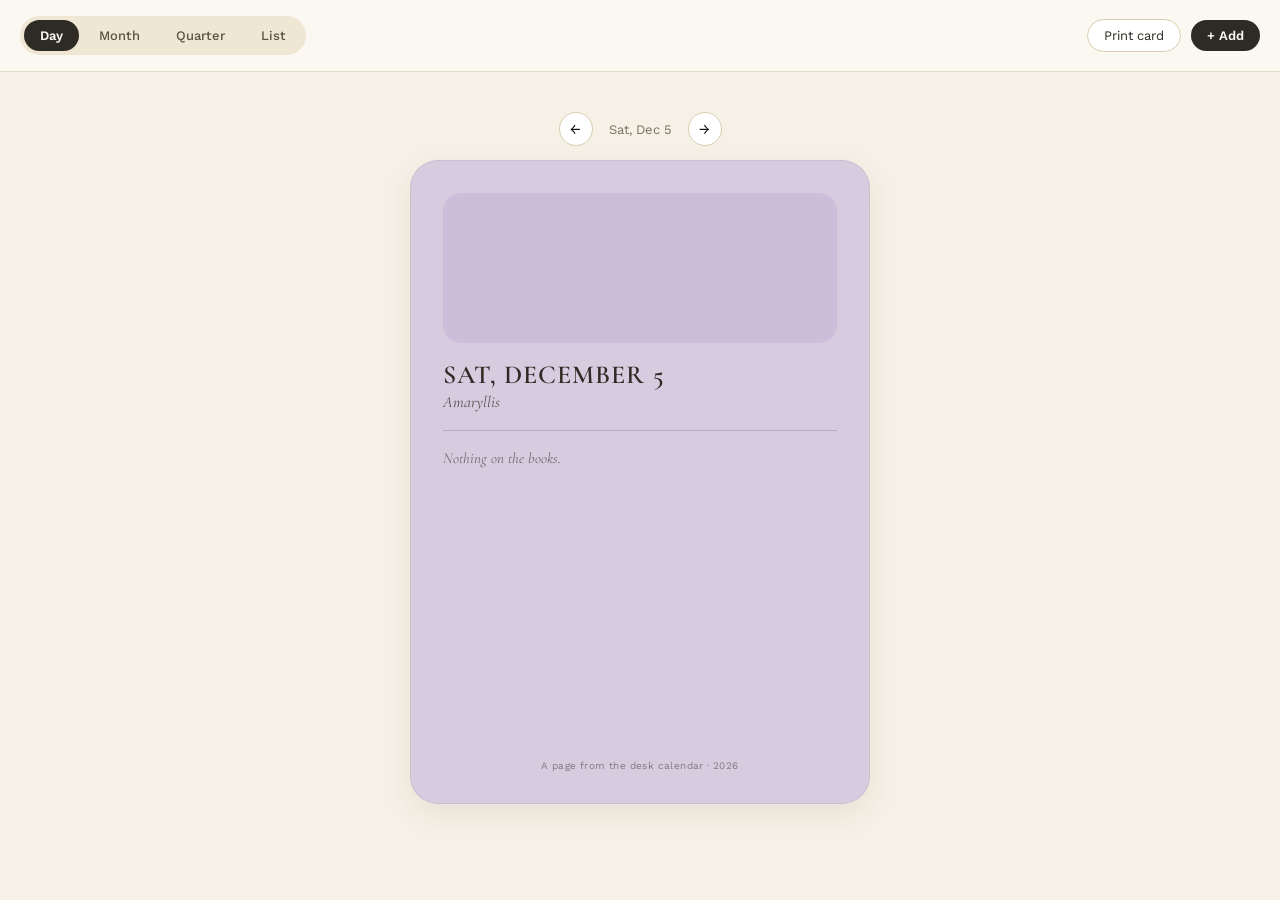
<file: calendar/index.html>
<!DOCTYPE html>
<html lang="en">
<head>
<meta charset="UTF-8">
<meta name="viewport" content="width=device-width, initial-scale=1">
<title>Calendar</title>
<link rel="preconnect" href="https://fonts.googleapis.com">
<link rel="preconnect" href="https://fonts.gstatic.com" crossorigin>
<link href="https://fonts.googleapis.com/css2?family=Cormorant+Garamond:ital,wght@0,400;0,500;0,600;0,700;1,400;1,500&family=Work+Sans:wght@400;500;600;700&display=swap" rel="stylesheet">
<link rel="stylesheet" href="styles.css">
</head>
<body>
<div id="app"></div>
<script src="app.js"></script>
</body>
</html>
</file>
<file: calendar/styles.css>
:root {
  --bg: #F5F1E6;
  --topbar-bg: #FBF8F1;
  --topbar-border: #E4DCC8;
  --tabs-bg: #EFE7D4;
  --text: #2E2A24;
  --text-muted: #7A7261;
  --text-secondary: #5A5346;
  --ghost-border: #D8CDAF;
  --danger: #C4614A;
  --event: #A85C3B;
  --task: #4B6B4E;
  --overlay: rgba(46, 42, 36, 0.4);
  --list-label: #8B7F63;
  --font-serif: 'Cormorant Garamond', serif;
  --font-sans: 'Work Sans', sans-serif;
}

* { box-sizing: border-box; }

html, body {
  margin: 0;
  padding: 0;
}

body {
  -webkit-font-smoothing: antialiased;
  min-height: 100vh;
  background: var(--bg);
  font-family: var(--font-sans);
  color: var(--text);
}

button, input {
  font-family: inherit;
}

#app {
  min-height: 100vh;
  display: flex;
  flex-direction: column;
}

/* ---------- Top chrome ---------- */

.topbar {
  display: flex;
  flex-wrap: wrap;
  gap: 14px;
  align-items: center;
  justify-content: space-between;
  padding: 16px 20px;
  background: var(--topbar-bg);
  border-bottom: 1px solid var(--topbar-border);
  position: sticky;
  top: 0;
  z-index: 20;
}

.tabs {
  display: flex;
  gap: 4px;
  background: var(--tabs-bg);
  padding: 4px;
  border-radius: 999px;
  flex-wrap: wrap;
}

.tab {
  padding: 8px 16px;
  border-radius: 999px;
  border: none;
  cursor: pointer;
  font-family: var(--font-sans);
  font-size: 13px;
  font-weight: 500;
  background: transparent;
  color: var(--text-secondary);
}

.tab.active {
  font-weight: 600;
  background: var(--text);
  color: var(--topbar-bg);
}

.topbar-actions {
  display: flex;
  gap: 10px;
  align-items: center;
  flex-wrap: wrap;
}

.btn-ghost, .btn-dark, .btn-danger {
  padding: 8px 16px;
  border-radius: 999px;
  cursor: pointer;
  font-family: var(--font-sans);
  font-size: 13px;
}

.btn-ghost {
  border: 1px solid var(--ghost-border);
  background: #fff;
  color: var(--text);
}

.btn-dark {
  border: none;
  background: var(--text);
  color: var(--topbar-bg);
  font-weight: 600;
}

.btn-danger {
  border: 1px solid var(--danger);
  background: #fff;
  color: var(--danger);
}

.type-toggle {
  display: flex;
  gap: 8px;
  margin: 10px 0;
}

.type-btn {
  padding: 6px 12px;
  border-radius: 999px;
  border: none;
  cursor: pointer;
  font-family: var(--font-sans);
  font-size: 12px;
  background: transparent;
  color: var(--text-secondary);
}

.type-btn.active {
  background: var(--text);
  color: var(--topbar-bg);
}

/* ---------- Main area ---------- */

.main {
  flex: 1;
  padding: clamp(16px, 4vw, 40px);
  display: flex;
  justify-content: center;
}

.nav-row {
  display: flex;
  align-items: center;
  justify-content: center;
  gap: 16px;
  margin-bottom: 14px;
}

.nav-label {
  font-family: var(--font-sans);
  font-size: 13px;
  color: var(--text-muted);
}

.icon-btn {
  width: 34px;
  height: 34px;
  border-radius: 50%;
  border: 1px solid var(--ghost-border);
  background: #fff;
  cursor: pointer;
  font-size: 14px;
  flex-shrink: 0;
}

.text-btn {
  width: auto;
  border-radius: 999px;
  padding: 0 14px;
}

/* ---------- Botanical card ---------- */

.card {
  border-radius: 28px;
  padding: clamp(18px, 3vw, 32px);
  border: 1px solid rgba(0, 0, 0, 0.06);
  box-shadow: 0 10px 30px rgba(60, 50, 30, 0.08);
  display: flex;
  flex-direction: column;
}

.card--day {
  min-height: 520px;
  aspect-ratio: 5 / 7;
  max-width: 520px;
  margin: 0 auto;
  width: 100%;
}

.card--month {
  min-height: 460px;
  max-width: none;
}

.card--print-month {
  aspect-ratio: 5 / 7;
  min-height: auto;
}

.illo-panel {
  border-radius: 18px;
  display: flex;
  align-items: center;
  justify-content: center;
  font-family: var(--font-sans);
  font-size: 12px;
  opacity: 0.55;
  letter-spacing: 0.05em;
}

.illo-panel--day { height: 150px; }
.illo-panel--month { height: 130px; }
.illo-panel--quarter { height: 64px; font-size: 10px; }

.title-block { margin-top: 16px; }

.card-header {
  font-family: var(--font-serif);
  font-size: clamp(20px, 4vw, 26px);
  letter-spacing: 0.04em;
  font-weight: 600;
  text-transform: uppercase;
}

.card-subtitle {
  font-family: var(--font-serif);
  font-style: italic;
  font-size: 16px;
  opacity: 0.75;
  margin-top: 2px;
}

.divider-h {
  height: 1px;
  background: rgba(0, 0, 0, 0.15);
  margin: 18px 0;
}

.divider-v {
  width: 1px;
  background: rgba(0, 0, 0, 0.15);
  align-self: stretch;
}

.card--dark .divider-h,
.card--dark .divider-v {
  background: rgba(255, 255, 255, 0.25);
}

.items-wrap {
  flex: 1;
  overflow-y: auto;
}

.item-row {
  display: flex;
  align-items: center;
  gap: 10px;
  padding: 9px 0;
  border-bottom: 1px solid rgba(0, 0, 0, 0.08);
  cursor: pointer;
  font-family: var(--font-serif);
}

.item-dot {
  display: inline-block;
  width: 8px;
  height: 8px;
  border-radius: 50%;
  flex-shrink: 0;
}

.item-time {
  font-size: 14px;
  width: 78px;
  flex-shrink: 0;
  opacity: 0.75;
}

.item-title {
  font-size: 17px;
  flex: 1;
}

.item-dur {
  font-size: 13px;
  opacity: 0.6;
  flex-shrink: 0;
}

.empty-note {
  font-family: var(--font-serif);
  font-style: italic;
  opacity: 0.6;
  font-size: 15px;
}

.credit-line {
  font-family: var(--font-sans);
  font-size: 10px;
  opacity: 0.5;
  text-align: center;
  margin-top: 14px;
  letter-spacing: 0.04em;
}

/* ---------- Month view ---------- */

.month-body {
  display: flex;
  flex-wrap: wrap;
  gap: 22px;
  align-items: stretch;
}

.month-side {
  width: 220px;
  flex-shrink: 0;
  display: flex;
  flex-direction: column;
  gap: 16px;
}

.month-grid-wrap {
  flex: 1;
  min-width: 280px;
}

.grid-header-row {
  display: grid;
  grid-template-columns: repeat(7, 1fr);
  margin-bottom: 6px;
}

.grid-header-cell {
  font-family: var(--font-serif);
  font-size: 13px;
  text-align: center;
  opacity: 0.6;
}

.week-row {
  display: grid;
  grid-template-columns: repeat(7, 1fr);
  gap: 4px;
  margin-bottom: 4px;
}

.month-cell {
  height: 86px;
  border-radius: 8px;
  padding: 5px;
  background: rgba(255, 255, 255, 0.28);
  cursor: pointer;
  display: flex;
  flex-direction: column;
  gap: 1px;
  border: 1px solid transparent;
  overflow: hidden;
}

.month-cell--empty {
  min-height: 78px;
  border-radius: 8px;
  cursor: default;
}

.month-cell--today {
  background: rgba(255, 255, 255, 0.55);
  border: 1px solid rgba(0, 0, 0, 0.35);
}

.month-cell--past {
  opacity: 0.4;
}

.month-cell-daynum {
  font-family: var(--font-serif);
  font-size: 11px;
  font-weight: 600;
}

.month-chip {
  font-family: var(--font-serif);
  font-size: 9px;
  line-height: 1.2;
  white-space: nowrap;
  overflow: hidden;
  text-overflow: ellipsis;
}

.month-more {
  font-family: var(--font-sans);
  font-size: 8px;
  opacity: 0.6;
}

/* ---------- Quarter view ---------- */

.quarter-wrap {
  display: flex;
  gap: 18px;
  flex-wrap: wrap;
  justify-content: center;
}

.quarter-card {
  border-radius: 20px;
  padding: 16px;
  width: min(90vw, 260px);
  border: 1px solid rgba(0, 0, 0, 0.06);
  box-shadow: 0 8px 20px rgba(60, 50, 30, 0.08);
}

.quarter-header {
  font-family: var(--font-serif);
  font-size: 17px;
  letter-spacing: 0.03em;
  font-weight: 600;
  margin-top: 10px;
}

.quarter-subtitle {
  font-family: var(--font-serif);
  font-style: italic;
  font-size: 12px;
  opacity: 0.75;
}

.quarter-divider {
  height: 1px;
  background: rgba(0, 0, 0, 0.15);
  margin: 10px 0;
}

.quarter-card--dark .quarter-divider {
  background: rgba(255, 255, 255, 0.25);
}

.quarter-grid-header-row {
  display: grid;
  grid-template-columns: repeat(7, 1fr);
  margin-bottom: 3px;
}

.quarter-grid-header-cell {
  font-family: var(--font-serif);
  font-size: 9px;
  text-align: center;
  opacity: 0.6;
}

.quarter-week-row {
  display: grid;
  grid-template-columns: repeat(7, 1fr);
  gap: 2px;
  margin-bottom: 2px;
}

.quarter-cell {
  height: 30px;
  border-radius: 8px;
  padding: 3px;
  background: rgba(255, 255, 255, 0.28);
  cursor: pointer;
  border: 1px solid transparent;
  overflow: hidden;
  text-align: center;
}

.quarter-cell--empty {
  min-height: 30px;
  cursor: default;
}

.quarter-cell--today {
  background: rgba(255, 255, 255, 0.55);
  border: 1px solid rgba(0, 0, 0, 0.35);
}

.quarter-cell--past {
  opacity: 0.4;
}

.quarter-cell-num {
  font-family: var(--font-serif);
  font-size: 11px;
}

.quarter-cell-dot {
  display: block;
  width: 4px;
  height: 4px;
  border-radius: 50%;
  margin: 2px auto 0;
}

/* ---------- List view ---------- */

.list-group {
  margin-bottom: 22px;
}

.list-group-label {
  font-family: var(--font-serif);
  font-size: 15px;
  letter-spacing: 0.08em;
  text-transform: uppercase;
  color: var(--list-label);
  padding-bottom: 6px;
  border-bottom: 1px solid var(--topbar-border);
  margin-bottom: 8px;
}

.list-row {
  display: flex;
  align-items: center;
  gap: 10px;
  padding: 8px 4px;
  border-radius: 8px;
  cursor: pointer;
  font-family: var(--font-serif);
}

.list-row .item-title { font-size: 16px; }
.list-row .item-time { font-size: 14px; width: 90px; }
.list-row .item-dur { font-size: 13px; opacity: 0.55; }

/* ---------- Print ---------- */

.print-controls {
  display: flex;
  gap: 10px;
}

.print-sheet {
  background: var(--topbar-bg);
  border-radius: 20px;
  padding: clamp(20px, 4vw, 36px);
  width: min(94vw, 520px);
  border: 1px solid var(--topbar-border);
}

.print-sheet-header {
  font-family: var(--font-serif);
  font-size: clamp(22px, 4vw, 28px);
  letter-spacing: 0.05em;
  font-weight: 600;
  text-align: center;
}

.print-sheet-subtitle {
  font-family: var(--font-serif);
  font-style: italic;
  font-size: 15px;
  opacity: 0.75;
  text-align: center;
  margin-top: 2px;
}

.print-sheet-divider {
  height: 1px;
  background: rgba(0, 0, 0, 0.15);
  margin: 14px 0 18px;
}

.print-group { margin-bottom: 14px; }

.print-date-header {
  font-family: var(--font-serif);
  font-size: 15px;
  letter-spacing: 0.06em;
  text-transform: uppercase;
  color: var(--list-label);
  padding-bottom: 5px;
  border-bottom: 1px solid rgba(0, 0, 0, 0.12);
  margin-bottom: 6px;
}

.print-row {
  display: flex;
  align-items: center;
  gap: 8px;
  padding: 4px 0;
  font-family: var(--font-serif);
}

.print-row .item-title { font-size: 15px; }
.print-row .item-time { font-size: 13px; width: 80px; opacity: 0.7; }
.print-row .item-dur { font-size: 12px; opacity: 0.55; }

.print-card-items .item-row {
  font-family: var(--font-serif);
  padding: 6px 0;
}
.print-card-items .item-time { font-size: 13px; width: 70px; }
.print-card-items .item-title { font-size: 15px; }
.print-card-items .item-dur { font-size: 12px; }

/* ---------- Modals ---------- */

.modal-overlay {
  position: fixed;
  inset: 0;
  background: var(--overlay);
  display: flex;
  align-items: center;
  justify-content: center;
  z-index: 50;
  padding: 16px;
}

.modal-box {
  background: var(--topbar-bg);
  border-radius: 20px;
  padding: 26px;
  width: min(90vw, 420px);
  font-family: var(--font-sans);
  max-height: 90vh;
  overflow-y: auto;
}

.modal-box--sm { padding: 24px; width: min(90vw, 380px); }

.modal-title {
  font-family: var(--font-serif);
  font-size: 20px;
  margin-bottom: 16px;
}

.detail-title {
  font-family: var(--font-serif);
  font-size: 24px;
  margin-bottom: 6px;
}

.detail-type-row {
  display: flex;
  align-items: center;
  gap: 8px;
  margin-bottom: 6px;
}

.detail-type-label {
  font-size: 11px;
  letter-spacing: 0.06em;
  text-transform: uppercase;
  color: var(--text-muted);
}

.detail-meta {
  font-size: 14px;
  color: var(--text-secondary);
  margin-bottom: 2px;
}

.detail-meta--gap { margin-bottom: 18px; }

.detail-notes {
  font-size: 13px;
  color: var(--text-muted);
  font-style: italic;
  margin-bottom: 18px;
}

.form-label {
  font-size: 12px;
  color: var(--text-muted);
  display: block;
}

.form-input {
  width: 100%;
  padding: 9px 10px;
  border-radius: 8px;
  border: 1px solid var(--ghost-border);
  font-family: var(--font-sans);
  font-size: 13px;
  margin-top: 4px;
  margin-bottom: 10px;
  box-sizing: border-box;
}

.checkbox-row {
  display: flex;
  align-items: center;
  gap: 8px;
  font-size: 13px;
  margin: 10px 0;
  cursor: pointer;
}

.modal-actions {
  display: flex;
  gap: 8px;
  justify-content: flex-end;
  margin-top: 18px;
}

.chooser-kind-row {
  display: flex;
  gap: 8px;
  margin-bottom: 14px;
  flex-wrap: wrap;
}

.chooser-hint {
  font-size: 13px;
  color: var(--text-muted);
  margin-bottom: 16px;
}

/* ---------- Print media ---------- */

@media print {
  [data-no-print] { display: none !important; }
  html, body { background: #fff !important; }
  .main { padding: 0; }
}

@page { margin: 0.3in; }
</file>
